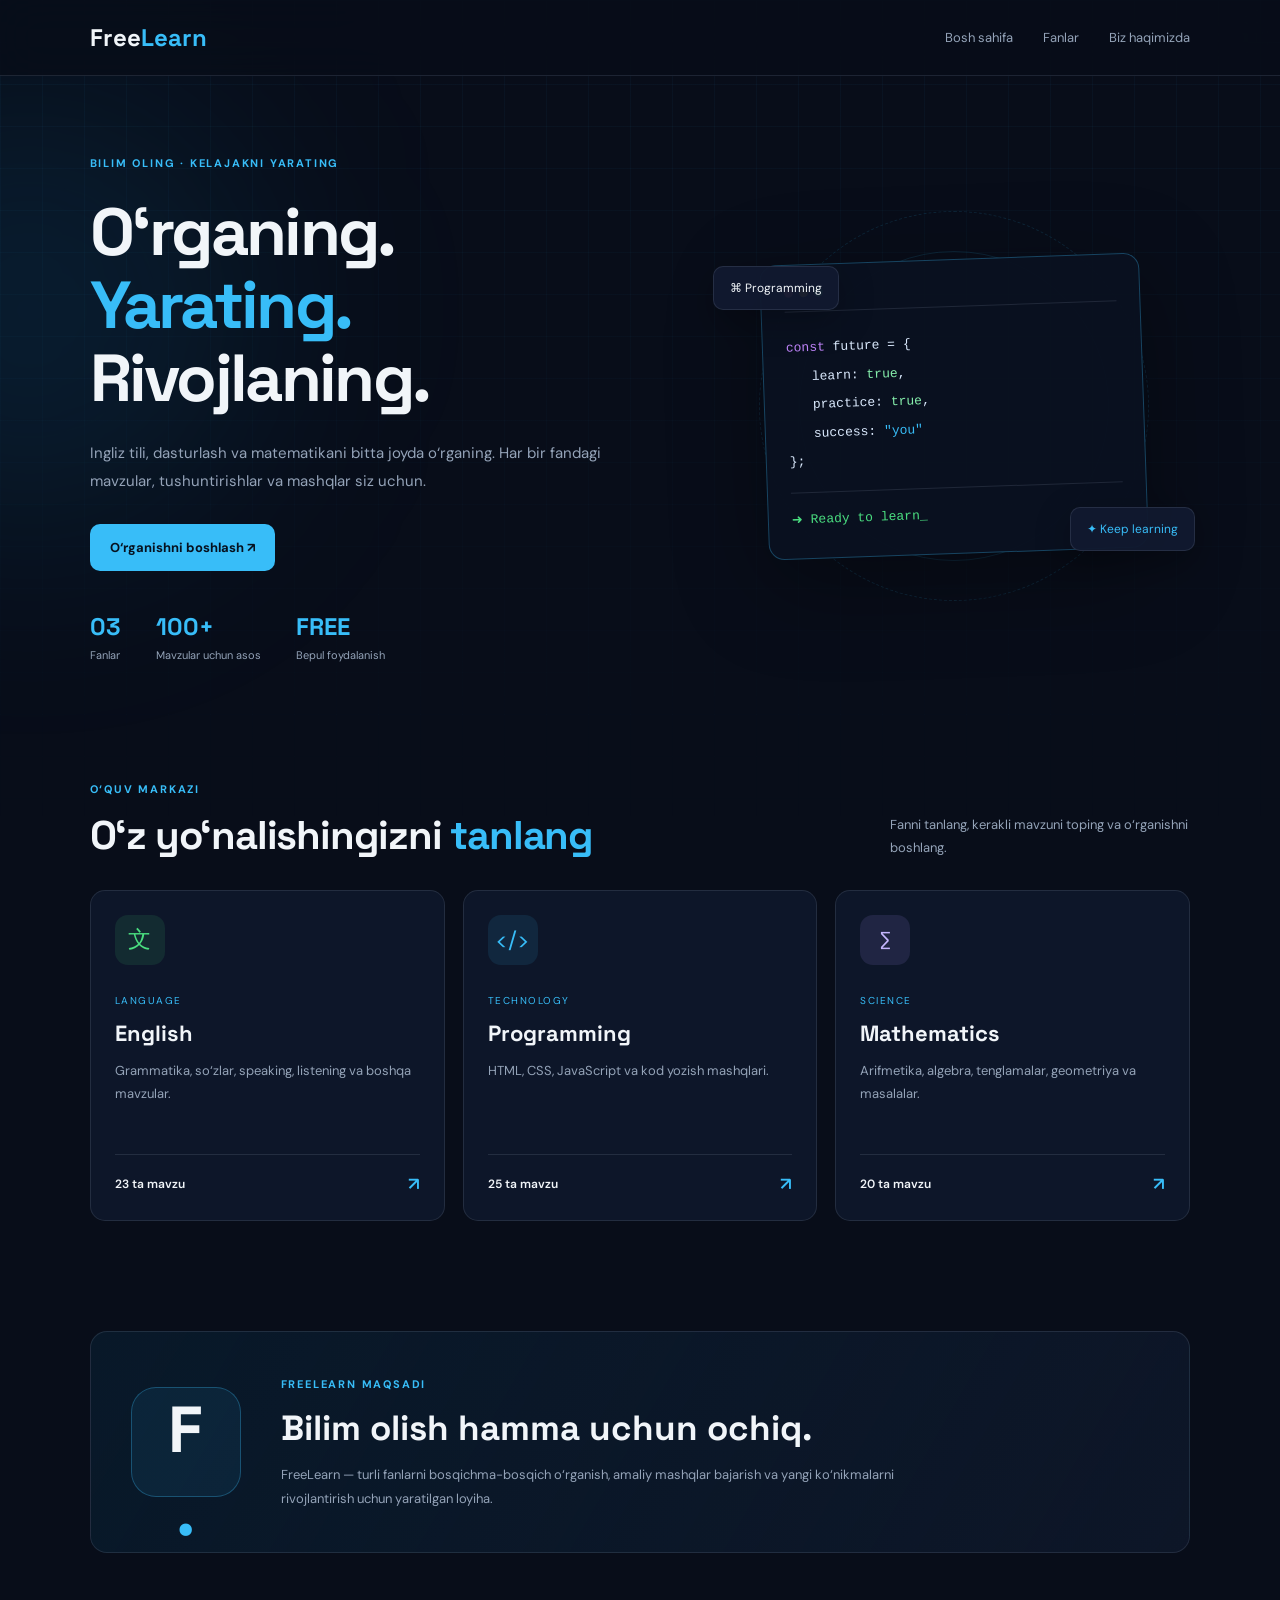
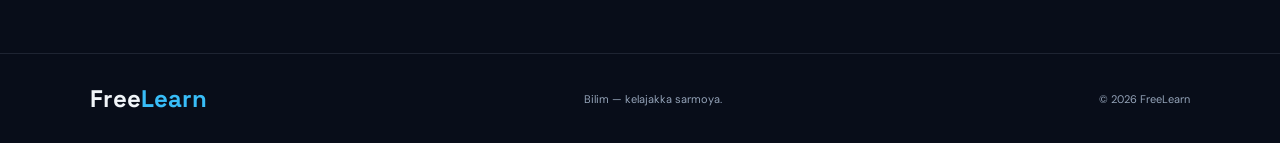
<file: index.html>
<!DOCTYPE html>
<html lang="uz">
<head>
    <meta charset="UTF-8">
    <meta name="viewport" content="width=device-width, initial-scale=1.0">
    <title>FreeLearn — O‘rganish platformasi</title>
    <link rel="stylesheet" href="style.css">
</head>
<body>
    <div class="grid-bg"></div>

    <header class="navbar">
        <a class="logo" href="#" id="homeButton">Free<span>Learn</span></a>

        <nav id="navigation">
            <a href="#home">Bosh sahifa</a>
            <a href="#subjects">Fanlar</a>
            <a href="#about">Biz haqimizda</a>
        </nav>

        <button class="menu-button" id="menuButton">☰</button>
    </header>

    <main>
        <section class="hero" id="home">
            <div class="hero-content">
                <span class="eyebrow">BILIM OLING · KELAJAKNI YARATING</span>
                <h1>O‘rganing. <span>Yarating.</span><br>Rivojlaning.</h1>
                <p>Ingliz tili, dasturlash va matematikani bitta joyda o‘rganing. Har bir fandagi mavzular, tushuntirishlar va mashqlar siz uchun.</p>
                <a class="primary-button" href="#subjects">O‘rganishni boshlash ↗</a>

                <div class="hero-stats">
                    <div><strong>03</strong><span>Fanlar</span></div>
                    <div><strong>100+</strong><span>Mavzular uchun asos</span></div>
                    <div><strong>FREE</strong><span>Bepul foydalanish</span></div>
                </div>
            </div>

            <div class="hero-art">
                <div class="orbit orbit-one"></div>
                <div class="orbit orbit-two"></div>
                <div class="art-card">
                    <div class="art-top"><span></span><span></span><span></span></div>
                    <p><span class="purple">const</span> future = {</p>
                    <p class="indent">learn: <span class="green">true</span>,</p>
                    <p class="indent">practice: <span class="green">true</span>,</p>
                    <p class="indent">success: <span class="blue">"you"</span></p>
                    <p>};</p>
                    <div class="art-bottom">➜ Ready to learn<span class="blink">_</span></div>
                </div>
                <div class="floating-label label-one">⌘ Programming</div>
                <div class="floating-label label-two">✦ Keep learning</div>
            </div>
        </section>

        <section class="subjects section" id="subjects">
            <div class="section-heading">
                <div>
                    <span class="eyebrow">O‘QUV MARKAZI</span>
                    <h2>O‘z yo‘nalishingizni <span>tanlang</span></h2>
                </div>
                <p>Fanni tanlang, kerakli mavzuni toping va o‘rganishni boshlang.</p>
            </div>

            <div class="subject-grid">
                <button class="subject-card" data-subject="english">
                    <div class="subject-icon english-icon">文</div>
                    <span class="subject-tag">LANGUAGE</span>
                    <h3>English</h3>
                    <p>Grammatika, so‘zlar, speaking, listening va boshqa mavzular.</p>
                    <div class="subject-footer"><span id="englishCount">Mavzular</span><span>↗</span></div>
                </button>

                <button class="subject-card" data-subject="programming">
                    <div class="subject-icon programming-icon">&lt;/&gt;</div>
                    <span class="subject-tag">TECHNOLOGY</span>
                    <h3>Programming</h3>
                    <p>HTML, CSS, JavaScript va kod yozish mashqlari.</p>
                    <div class="subject-footer"><span id="programmingCount">Mavzular</span><span>↗</span></div>
                </button>

                <button class="subject-card" data-subject="math">
                    <div class="subject-icon math-icon">∑</div>
                    <span class="subject-tag">SCIENCE</span>
                    <h3>Mathematics</h3>
                    <p>Arifmetika, algebra, tenglamalar, geometriya va masalalar.</p>
                    <div class="subject-footer"><span id="mathCount">Mavzular</span><span>↗</span></div>
                </button>
            </div>
        </section>

        <section class="learning section" id="learning" hidden>
            <button class="back-button" id="backButton">← Barcha fanlar</button>
            <div id="learningContent"></div>
        </section>

        <section class="about section" id="about">
            <div class="about-box">
                <div class="about-logo">F<span>.</span></div>
                <div>
                    <span class="eyebrow">FREELEARN MAQSADI</span>
                    <h2>Bilim olish hamma uchun ochiq.</h2>
                    <p>FreeLearn — turli fanlarni bosqichma-bosqich o‘rganish, amaliy mashqlar bajarish va yangi ko‘nikmalarni rivojlantirish uchun yaratilgan loyiha.</p>
                </div>
            </div>
        </section>
    </main>

    <footer>
        <a class="logo" href="#home">Free<span>Learn</span></a>
        <p>Bilim — kelajakka sarmoya.</p>
        <span>© <span id="year"></span> FreeLearn</span>
    </footer>

    <script src="script.js"></script>
</body>
</html>
</file>
<file: style.css>
@import url('https://fonts.googleapis.com/css2?family=DM+Sans:wght@400;500;600;700&family=Space+Grotesk:wght@400;500;600;700&display=swap');

:root {
    --bg: #080d19;
    --panel: rgba(16, 26, 46, 0.8);
    --border: rgba(148, 163, 184, 0.16);
    --blue: #38bdf8;
    --text: #f1f5f9;
    --muted: #94a3b8;
}

* {
    margin: 0;
    padding: 0;
    box-sizing: border-box;
}

html {
    scroll-behavior: smooth;
    scroll-padding-top: 100px;
}

body {
    min-height: 100vh;
    overflow-x: hidden;
    color: var(--text);
    background: var(--bg);
    font-family: "DM Sans", sans-serif;
}

button, a, textarea {
    font: inherit;
}

button, a {
    -webkit-tap-highlight-color: transparent;
}

a {
    color: inherit;
    text-decoration: none;
}

button {
    color: inherit;
}

.grid-bg {
    position: fixed;
    inset: 0;
    z-index: -2;
    pointer-events: none;
    background-image:
        linear-gradient(rgba(56, 189, 248, .045) 1px, transparent 1px),
        linear-gradient(90deg, rgba(56, 189, 248, .045) 1px, transparent 1px);
    background-size: 42px 42px;
    mask-image: linear-gradient(to bottom, black, transparent 95%);
}

body::before {
    content: "";
    position: fixed;
    width: 420px;
    height: 420px;
    left: -180px;
    top: 100px;
    z-index: -1;
    border-radius: 50%;
    background: rgba(14, 165, 233, .12);
    filter: blur(120px);
    pointer-events: none;
}

.navbar {
    position: sticky;
    top: 0;
    z-index: 10;
    min-height: 76px;
    padding: 18px 7%;
    display: flex;
    align-items: center;
    justify-content: space-between;
    gap: 25px;
    border-bottom: 1px solid var(--border);
    background: rgba(8, 13, 25, .86);
    backdrop-filter: blur(20px);
}

.logo {
    font: 700 24px "Space Grotesk", sans-serif;
    white-space: nowrap;
}

.logo span {
    color: var(--blue);
}

.navbar nav {
    display: flex;
    gap: 30px;
    color: var(--muted);
    font-size: 13px;
}

.navbar nav a:hover {
    color: var(--blue);
}

.menu-button {
    display: none;
    border: 1px solid var(--border);
    border-radius: 8px;
    background: var(--panel);
    padding: 8px 12px;
    cursor: pointer;
}

.hero, .section {
    width: min(1120px, 86%);
    margin-inline: auto;
}

.hero {
    min-height: 610px;
    padding-block: 75px;
    display: grid;
    grid-template-columns: 1.1fr .9fr;
    align-items: center;
    gap: 50px;
}

.eyebrow {
    color: var(--blue);
    font-size: 11px;
    font-weight: 700;
    letter-spacing: 1.8px;
}

.hero h1 {
    margin-top: 24px;
    font: 700 clamp(42px, 5.2vw, 68px)/1.1 "Space Grotesk", sans-serif;
    letter-spacing: -2.7px;
}

.hero h1 span, .section-heading h2 span {
    color: var(--blue);
}

.hero-content > p {
    max-width: 520px;
    margin-top: 23px;
    color: var(--muted);
    font-size: 15px;
    line-height: 1.9;
}

.primary-button {
    display: inline-flex;
    margin-top: 28px;
    padding: 15px 20px;
    align-items: center;
    gap: 15px;
    border-radius: 10px;
    background: var(--blue);
    color: #06111f;
    font-size: 13px;
    font-weight: 700;
    transition: .2s;
}

.primary-button:hover {
    transform: translateY(-3px);
    background: #7dd3fc;
    box-shadow: 0 10px 35px rgba(56, 189, 248, .18);
}

.hero-stats {
    display: flex;
    flex-wrap: wrap;
    gap: 35px;
    margin-top: 40px;
}

.hero-stats div {
    display: grid;
    gap: 6px;
}

.hero-stats strong {
    color: var(--blue);
    font: 700 24px "Space Grotesk", sans-serif;
}

.hero-stats span {
    color: var(--muted);
    font-size: 11px;
}

.hero-art {
    min-height: 350px;
    display: grid;
    place-items: center;
    position: relative;
}

.orbit {
    position: absolute;
    border: 1px solid rgba(56, 189, 248, .13);
    border-radius: 50%;
    width: 310px;
    height: 310px;
}

.orbit-two {
    width: 390px;
    height: 390px;
    border-style: dashed;
}

.art-card {
    position: relative;
    z-index: 1;
    width: min(100%, 380px);
    padding: 23px;
    border: 1px solid rgba(56, 189, 248, .3);
    border-radius: 16px;
    background: rgba(10, 17, 32, .94);
    box-shadow: 0 25px 90px rgba(0, 0, 0, .35);
    transform: rotate(-2deg);
    font: 13px/2.2 Consolas, monospace;
}

.art-top {
    display: flex;
    gap: 6px;
    margin-bottom: 22px;
    padding-bottom: 14px;
    border-bottom: 1px solid var(--border);
}

.art-top span {
    width: 9px;
    height: 9px;
    border-radius: 50%;
    background: #fb7185;
}

.art-top span:nth-child(2) {
    background: #fbbf24;
}

.art-top span:nth-child(3) {
    background: #4ade80;
}

.art-card p {
    color: #dbeafe;
}

.art-card .indent {
    padding-left: 25px;
}

.purple {
    color: #c084fc;
}

.green {
    color: #86efac;
}

.blue {
    color: var(--blue);
}

.art-bottom {
    margin-top: 15px;
    padding-top: 13px;
    border-top: 1px solid var(--border);
    color: #4ade80;
}

.blink {
    animation: blink 1s infinite;
}

@keyframes blink {
    50% { opacity: 0; }
}

.floating-label {
    position: absolute;
    z-index: 2;
    padding: 13px 16px;
    border: 1px solid var(--border);
    border-radius: 10px;
    background: rgba(17, 26, 47, .96);
    box-shadow: 0 10px 35px rgba(0, 0, 0, .25);
    font-size: 12px;
}

.label-one {
    top: 35px;
    left: -5px;
}

.label-two {
    right: -5px;
    bottom: 30px;
    color: var(--blue);
}

.subjects {
    padding-block: 40px 110px;
}

.section-heading {
    display: flex;
    justify-content: space-between;
    align-items: end;
    gap: 25px;
    margin-bottom: 30px;
}

.section-heading h2 {
    margin-top: 14px;
    font: 700 clamp(28px, 3.5vw, 40px)/1.2 "Space Grotesk", sans-serif;
    letter-spacing: -1.2px;
}

.section-heading > p {
    max-width: 300px;
    color: var(--muted);
    font-size: 13px;
    line-height: 1.8;
}

.subject-grid {
    display: grid;
    grid-template-columns: repeat(3, minmax(0, 1fr));
    gap: 18px;
}

.subject-card {
    min-width: 0;
    padding: 24px;
    text-align: left;
    border: 1px solid var(--border);
    border-radius: 15px;
    background: var(--panel);
    cursor: pointer;
    transition: transform .25s, border-color .25s, background .25s;
}

.subject-card:hover {
    transform: translateY(-7px);
    border-color: rgba(56, 189, 248, .55);
    background: rgba(20, 33, 57, .96);
}

.subject-icon {
    width: 50px;
    height: 50px;
    display: grid;
    place-items: center;
    border-radius: 13px;
    font-size: 23px;
    margin-bottom: 23px;
}

.english-icon {
    color: #4ade80;
    background: rgba(74, 222, 128, .1);
}

.programming-icon {
    color: var(--blue);
    background: rgba(56, 189, 248, .1);
}

.math-icon {
    color: #c4b5fd;
    background: rgba(167, 139, 250, .12);
}

.subject-tag {
    color: var(--blue);
    font-size: 10px;
    letter-spacing: 1.5px;
}

.subject-card h3 {
    margin-top: 10px;
    font: 700 22px "Space Grotesk", sans-serif;
}

.subject-card > p {
    min-height: 75px;
    margin-top: 12px;
    color: var(--muted);
    font-size: 13px;
    line-height: 1.8;
}

.subject-footer {
    display: flex;
    justify-content: space-between;
    align-items: center;
    margin-top: 20px;
    padding-top: 17px;
    border-top: 1px solid var(--border);
    font-size: 12px;
    font-weight: 600;
}

.subject-footer span:last-child {
    color: var(--blue);
    font-size: 18px;
}

.learning {
    padding-block: 15px 100px;
    min-height: 300px;
}

[hidden] {
    display: none !important;
}

.back-button {
    padding: 10px 14px;
    margin-bottom: 30px;
    border: 1px solid var(--border);
    border-radius: 9px;
    color: var(--blue);
    background: var(--panel);
    cursor: pointer;
}

.course-heading h2, .lesson-view h2 {
    margin-top: 15px;
    font: 700 clamp(30px, 4vw, 44px) "Space Grotesk", sans-serif;
}

.course-heading p {
    max-width: 650px;
    margin-top: 12px;
    color: var(--muted);
    font-size: 14px;
    line-height: 1.8;
}

.course-toolbar {
    display: flex;
    flex-wrap: wrap;
    gap: 12px;
    align-items: center;
    justify-content: space-between;
    margin: 25px 0;
}

.search-input, .filter-select {
    min-height: 44px;
    padding: 0 13px;
    border: 1px solid var(--border);
    border-radius: 9px;
    color: var(--text);
    background: #0b1222;
}

.search-input {
    width: min(100%, 360px);
}

.filter-select option {
    background: #0b1222;
}

.topic-groups {
    display: grid;
    gap: 22px;
}

.topic-group {
    overflow: hidden;
    border: 1px solid var(--border);
    border-radius: 14px;
    background: rgba(16, 26, 46, .55);
}

.group-heading {
    display: flex;
    justify-content: space-between;
    gap: 15px;
    align-items: center;
    padding: 18px 20px;
    border-bottom: 1px solid var(--border);
}

.group-heading h3 {
    font: 600 17px "Space Grotesk", sans-serif;
}

.group-heading span {
    color: var(--muted);
    font-size: 11px;
}

.topic-list {
    display: grid;
}

.topic-row {
    display: flex;
    align-items: center;
    gap: 14px;
    padding: 16px 20px;
    border-bottom: 1px solid rgba(148, 163, 184, .09);
    cursor: pointer;
    transition: background .2s;
}

.topic-row:last-child {
    border-bottom: 0;
}

.topic-row:hover {
    background: rgba(56, 189, 248, .055);
}

.topic-number {
    display: grid;
    place-items: center;
    width: 37px;
    height: 37px;
    flex-shrink: 0;
    border-radius: 10px;
    color: var(--blue);
    background: rgba(56, 189, 248, .1);
    font-size: 11px;
    font-weight: 700;
}

.topic-info {
    flex: 1;
}

.topic-info h4 {
    font-size: 13px;
}

.topic-info p {
    margin-top: 5px;
    color: var(--muted);
    font-size: 11px;
    line-height: 1.6;
}

.topic-arrow {
    color: var(--blue);
    font-size: 18px;
}

.lesson-view {
    max-width: 850px;
}

.lesson-view > p {
    margin-top: 17px;
    color: #cbd5e1;
    font-size: 14px;
    line-height: 1.9;
}

.lesson-box {
    margin-top: 22px;
    padding: 22px;
    border: 1px solid var(--border);
    border-radius: 13px;
    background: var(--panel);
}

.lesson-box h3 {
    margin-bottom: 12px;
    font: 600 17px "Space Grotesk", sans-serif;
}

.lesson-box p, .lesson-box li {
    color: #cbd5e1;
    font-size: 13px;
    line-height: 1.9;
}

.lesson-box ul {
    padding-left: 20px;
}

.lesson-box pre {
    overflow-x: auto;
    padding: 16px;
    border-radius: 9px;
    background: #050914;
    color: #86efac;
    font: 13px/1.8 Consolas, monospace;
    white-space: pre-wrap;
}

.practice-editor {
    margin-top: 20px;
    overflow: hidden;
    border: 1px solid rgba(56, 189, 248, .3);
    border-radius: 13px;
    background: #080d19;
}

.editor-header {
    display: flex;
    justify-content: space-between;
    gap: 10px;
    padding: 13px 16px;
    border-bottom: 1px solid var(--border);
    color: var(--muted);
    font-size: 12px;
}

.editor-header strong {
    color: var(--blue);
}

#codeEditor {
    display: block;
    width: 100%;
    min-height: 210px;
    padding: 18px;
    resize: vertical;
    border: 0;
    outline: none;
    background: #080d19;
    color: #a7f3d0;
    font: 13px/1.8 Consolas, monospace;
    tab-size: 4;
}

.editor-actions {
    display: flex;
    flex-wrap: wrap;
    gap: 10px;
    padding: 12px;
    border-top: 1px solid var(--border);
}

.editor-actions button {
    padding: 10px 15px;
    border: 1px solid var(--border);
    border-radius: 8px;
    background: var(--panel);
    cursor: pointer;
    font-size: 12px;
}

.editor-actions .run-button {
    border-color: transparent;
    background: var(--blue);
    color: #06111f;
    font-weight: 700;
}

.output-heading {
    margin-top: 20px;
    margin-bottom: 10px;
    font-size: 13px;
}

#codeOutput {
    width: 100%;
    min-height: 130px;
    border: 1px solid var(--border);
    border-radius: 10px;
    background: white;
}

#codeOutput.console-output {
    padding: 15px;
    color: #cbd5e1;
    background: #050914;
    font: 12px/1.8 Consolas, monospace;
    white-space: pre-wrap;
    overflow-wrap: anywhere;
}

.lesson-actions {
    display: flex;
    flex-wrap: wrap;
    gap: 12px;
    margin-top: 22px;
}

.lesson-actions button {
    padding: 12px 16px;
    border: 1px solid var(--border);
    border-radius: 9px;
    background: var(--panel);
    cursor: pointer;
}

.lesson-actions .mark-button {
    color: #4ade80;
    border-color: rgba(74, 222, 128, .25);
}

.about {
    padding-bottom: 100px;
}

.about-box {
    display: grid;
    grid-template-columns: 120px 1fr;
    gap: 30px;
    align-items: center;
    padding: 40px;
    border: 1px solid var(--border);
    border-radius: 17px;
    background: linear-gradient(120deg, rgba(14, 165, 233, .08), rgba(16, 26, 46, .7));
}

.about-logo {
    display: grid;
    place-items: center;
    width: 110px;
    height: 110px;
    border: 1px solid rgba(56, 189, 248, .3);
    border-radius: 25px;
    background: rgba(56, 189, 248, .08);
    font: 700 65px "Space Grotesk", sans-serif;
}

.about-logo span {
    color: var(--blue);
}

.about-box h2 {
    margin-top: 13px;
    font: 700 clamp(25px, 3vw, 35px) "Space Grotesk", sans-serif;
}

.about-box p {
    margin-top: 13px;
    max-width: 650px;
    color: var(--muted);
    font-size: 13px;
    line-height: 1.9;
}

footer {
    min-height: 90px;
    padding: 25px 7%;
    display: flex;
    justify-content: space-between;
    align-items: center;
    gap: 18px;
    border-top: 1px solid var(--border);
}

footer p, footer > span {
    color: var(--muted);
    font-size: 11px;
}

.empty-state {
    padding: 30px;
    color: var(--muted);
    text-align: center;
}

@media (max-width: 900px) {
    .hero, .section {
        width: 90%;
    }

    .hero {
        gap: 20px;
    }

    .subject-grid {
        grid-template-columns: repeat(2, minmax(0, 1fr));
    }
}

@media (max-width: 650px) {
    .navbar {
        padding: 16px 5%;
        flex-wrap: wrap;
    }

    .menu-button {
        display: block;
    }

    .navbar nav {
        display: none;
        order: 3;
        width: 100%;
        flex-direction: column;
        gap: 0;
    }

    .navbar nav.open {
        display: flex;
    }

    .navbar nav a {
        padding: 12px 0;
    }

    .hero {
        grid-template-columns: 1fr;
        padding-top: 60px;
        gap: 20px;
    }

    .hero h1 {
        font-size: clamp(40px, 10vw, 57px);
        letter-spacing: -1.8px;
    }

    .hero-content > p {
        font-size: 14px;
    }

    .hero-stats {
        gap: 20px;
    }

    .hero-art {
        min-height: 320px;
        margin-block: 15px 35px;
    }

    .orbit {
        width: 250px;
        height: 250px;
    }

    .orbit-two {
        width: 310px;
        height: 310px;
    }

    .art-card {
        width: 92%;
        padding: 18px;
    }

    .label-one {
        left: 0;
        top: 5px;
    }

    .label-two {
        right: 0;
        bottom: 0;
    }

    .subjects {
        padding-bottom: 75px;
    }

    .section-heading {
        align-items: flex-start;
        flex-direction: column;
    }

    .subject-grid {
        grid-template-columns: 1fr;
    }

    .subject-card > p {
        min-height: 0;
    }

    .about-box {
        grid-template-columns: 1fr;
        padding: 25px;
    }

    .about-logo {
        width: 80px;
        height: 80px;
        font-size: 48px;
    }

    .topic-row {
        padding: 14px 12px;
        gap: 10px;
    }

    .topic-info h4 {
        font-size: 12px;
    }

    .topic-info p {
        font-size: 10px;
    }

    .lesson-box {
        padding: 16px;
    }

    footer {
        flex-direction: column;
        text-align: center;
    }
}
</file>
